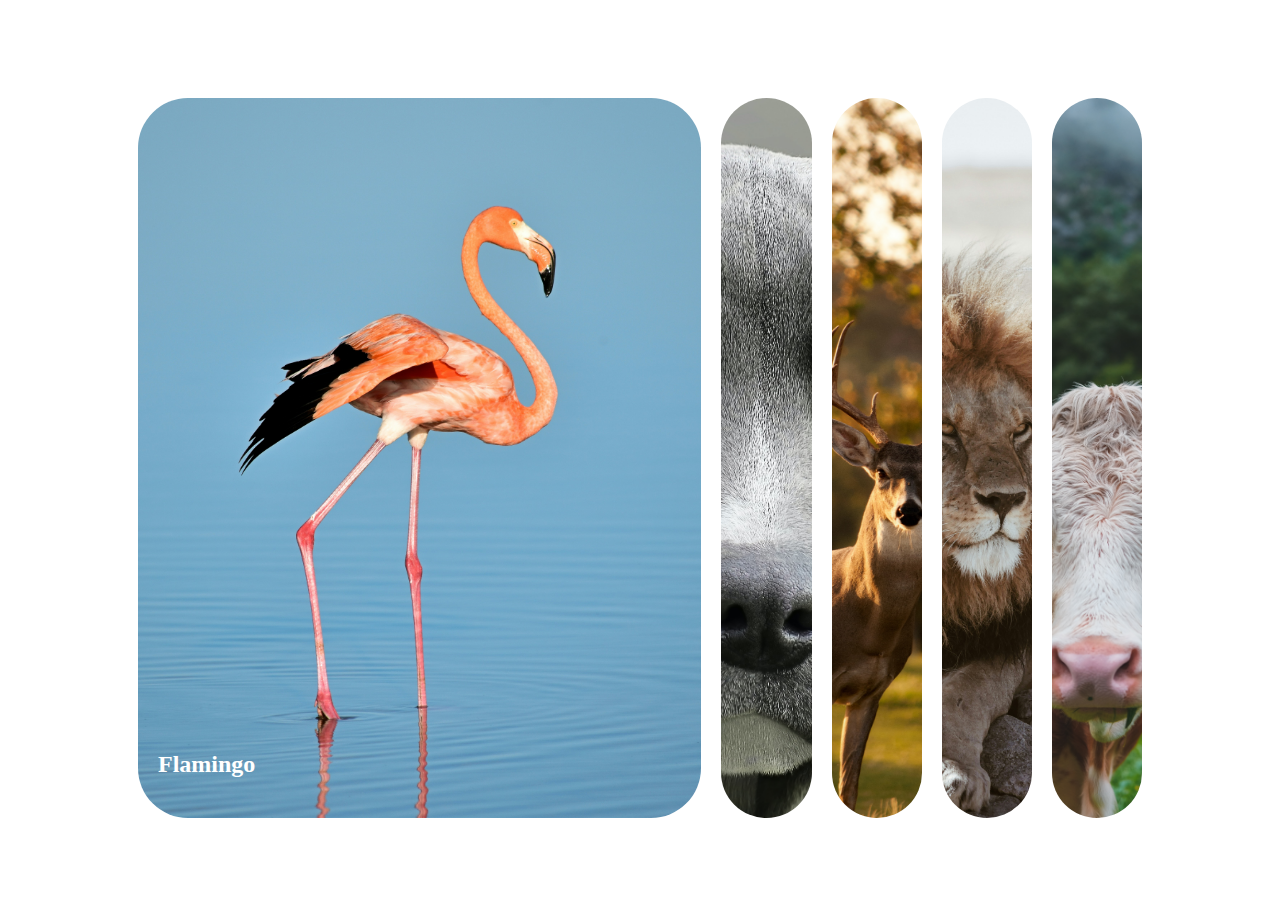
<file: Day 1 Expanding Cards/index.html>
<!DOCTYPE html>
<html lang="en">
  <head>
    <meta charset="UTF-8" />
    <meta http-equiv="X-UA-Compatible" content="IE=edge" />
    <meta name="viewport" content="width=device-width, initial-scale=1.0" />
    <link rel="stylesheet" href="styles.css" />
    <title>Expanding Cards</title>
  </head>
  <body>
    <div class="container">
      <div class="panel active" style="background-image: url('images/1.jpg');">
        <h2>Flamingo</h2>
      </div>
      <div class="panel" style="background-image: url('images/2.jpg');">
        <h2>Dog</h2>
      </div>
      <div class="panel" style="background-image: url('images/3.jpg');">
        <h2>Dear</h2>
      </div>
      <div class="panel" style="background-image: url('images/4.jpg');">
        <h2>Lion</h2>
      </div>
      <div class="panel" style="background-image: url('images/5.jpg');">
        <h2>Cow</h2>
      </div>
    </div>
    <script src="main.js"></script>
  </body>
</html>
</file>
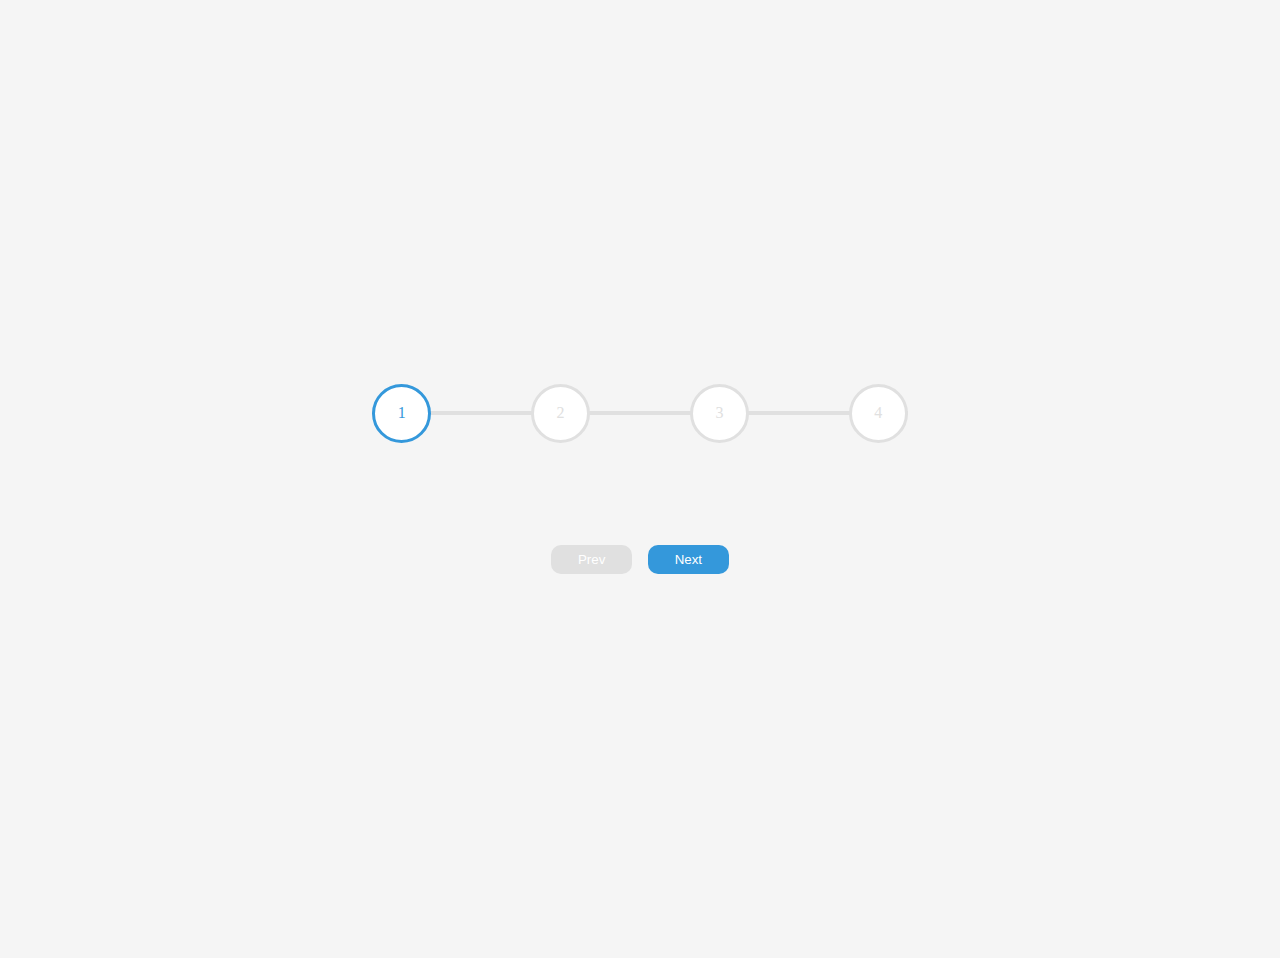
<file: Day 2 Progress Steps/index.html>
<!DOCTYPE html>
<html lang="en">
<head>
    <meta charset="UTF-8">
    <meta name="viewport" content="width=device-width, initial-scale=1.0">
    <title>Progress Steo</title>
    <link rel="stylesheet" href="style.css">
</head>
<body>
    <main>
        <div class="progress-container">
            <div class="progress" id="progress"></div>
            <div class="progress-bubble active">
                1
            </div>
            <div class="progress-bubble">
                2
            </div>
            <div class="progress-bubble">
                3
            </div>
            <div class="progress-bubble">
                4
            </div>

        </div>
        <div class="button-container">
            <button type="button" class="btn" id="prev" disabled>Prev</button>
            <button type="button" class="btn" id="next">Next</button>
        </div>
        <script src="app.js"></script>
    </main>
</body>
</html>
</file>
<file: Day 1 Expanding Cards/styles.css>
body {
    display: flex;
    align-items: center;
    justify-content: center;
    height: 100vh;
    overflow: hidden;
  }
  
  .container {
    display: flex;
    width: 80vw;
  }
  
  .panel {
    background-size: cover;
    background-position: center;
    background-repeat: no-repeat;
    height: 80vh;
    border-radius: 50px;
    cursor: pointer;
    flex: .8;
    color: #fff;
    margin: 10px;
    position: relative;
    transition: flex 0.7s ease-in;
  }
  
  .panel h2 {
    position: absolute;
    font-size: 24px;
    bottom: 20px;
    left: 20px;
    opacity: 0;
  }
  
  .panel.active {
    flex: 5;
  }
  
  .panel.active h2 {
    opacity: 1;
    transition: opacity 0.2s ease 0.4s;
  }
</file>
<file: Day 2 Progress Steps/style.css>
:root {
    --line-border-fill: #3498db;
    --line-border-empty: #e0e0e0;
}  

body {
    background-color: whitesmoke;
}

main{
    margin: 30vw auto;
    display: flex;
    flex-direction: column;
    justify-content: center;
    align-items: center;
}

.btn {
    padding: .5em 2em;
    border-radius: 10px;
    color: white;
    text-decoration: none;
    border: none;
    background-color: var(--line-border-fill);
}

.btn:disabled {
    background-color: var(--line-border-empty);
    cursor: not-allowed;
  }

.progress-container {
    display: flex;
    gap: 100px;
    justify-content: center;
    align-items: center;
    margin-bottom: 8vw;
}

.button-container {
    display: flex;
    justify-content: center;
    align-items: center;
    gap: 1rem;
}

.progress-bubble {
    color: #e0e0e0;
    font-weight: 500;
    background-color: white;
    border: 3.5px solid var(--line-border-empty);
    width: 1.3rem;
    height: 1.3rem;
    padding: 1rem;
    border-radius: 100%;
    display: flex;
    justify-content: center;
    align-items: center;
    transition: 0.6s ease;
}

.progress-container{
    position: relative;
}

.progress-container::before{
    content: '';
    background-color: var(--line-border-empty);
    position: absolute;
    top: 50%;
    transform: translateY(-50%);
    left: 0;
    width: 100%;
    height: 4px;
    z-index: -2;
}

.progress {
    content: '';
    background-color: var(--line-border-fill);
    position: absolute;
    top: 50%;
    transform: translateY(-50%);
    left: 0;
    width: 0;
    height: 4px;
    z-index: -1;
    transition: 0.3s ease;
  }

  .active {
    border: 3.5px solid var(--line-border-fill);
    color: var(--line-border-fill);
  }
</file>
